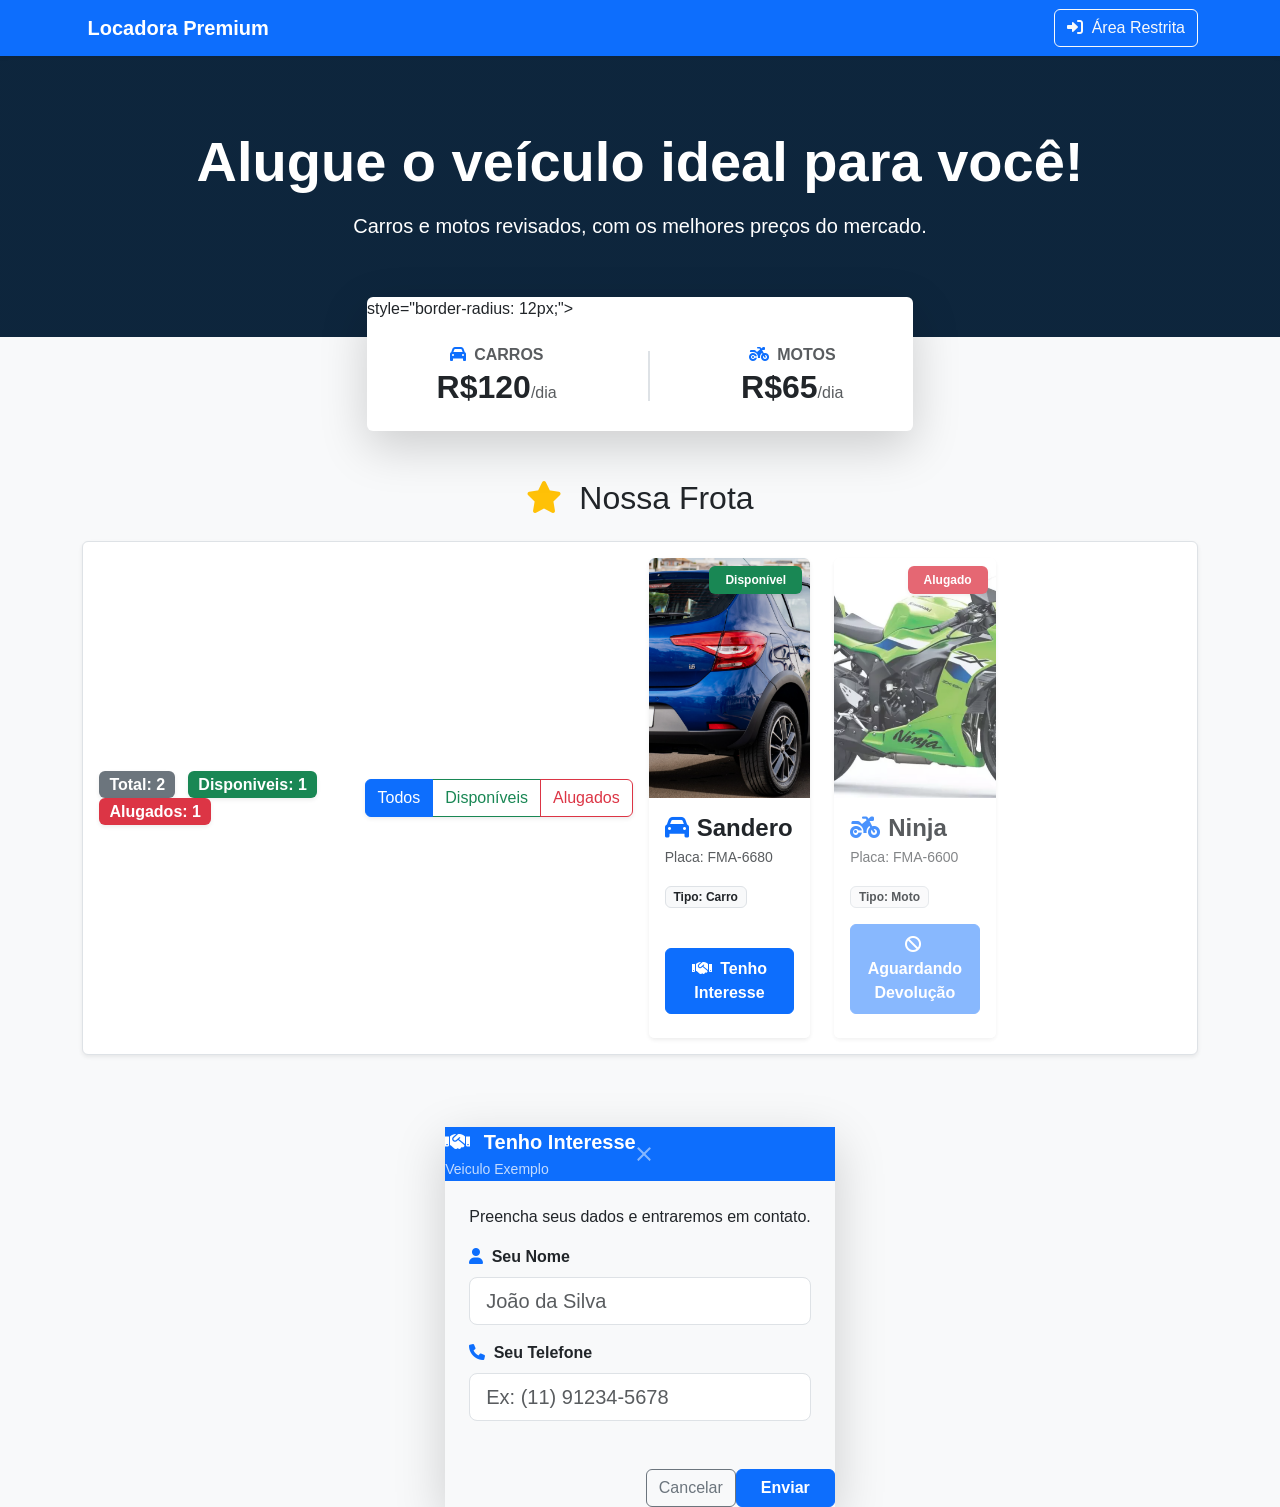
<file: frontend/views/index.html>
<!DOCTYPE html>
<html lang="pt-BR">
<head>
    <!-- Configurações básicas do documento -->
    <meta charset="UTF-8"> <!-- Define codificação para suportar acentos -->
    <meta name="viewport" content="width=device-width, initial-scale=1.0"> <!-- Responsividade -->
    <title>Nossa Frota — Locadora de Veículos</title>

    <!-- Importação do Bootstrap (estilização pronta) -->
    <link href="https://cdn.jsdelivr.net/npm/bootstrap@5.3.0/dist/css/bootstrap.min.css" rel="stylesheet">

    <!-- Importação de ícones (Font Awesome) -->
    <link href="https://cdnjs.cloudflare.com/ajax/libs/font-awesome/6.0.0/css/all.min.css" rel="stylesheet">

    <!-- CSS personalizado -->
    <link href="../css/style.css" rel="stylesheet">

    <!-- Ícone da aba (favicon) -->
    <link rel="icon" type="image/png" href="https://cdn-icons-png.flaticon.com/512/3202/3202926.png">
</head>
<body>
<!-- 2ª Digitação (Aqui) -->
    <!-- Navbar (menu superior)-->
     <nav class="navbar navbar-expand-lg navbar-dark bg-primary shadow-sm">
        <div class="container">
            <!-- Nome da empresa -->
            <a class="navbar-brand fw-bold" href="index.html">
                <i class="fas fa-car-side-me-2"></i> Locadora Premium
            </a>

            <!-- Botão de área restrita -->
            <div class="ms auto">
                <a href="login.html" class="btn btn-outline-light">
                    <i class="fas fa-sign-in-alt me-1"></i> Área Restrita
                </a>
            </div>
        </div>
     </nav>

     <!-- Banner principal (hero) -->
      <div class="bg-dark text-white text-center py-5 hero-banner pb-5">
        <div class="container py-4">
            <h1 class="display-4 fw-bold mb-3">Alugue o veículo ideal para você!</h1>
            <p class="lead mb-4">Carros e motos revisados, com os melhores preços do mercado.</p>
        </div>
      </div>

      <!-- Card de preços destacado -->
      <div class="container position-relative" style="margin-top: -40px; z-index: 10;">
        <div class="row justify-content-center">
            <div class="col-md-8 col-lg-6">
                <div class="card shadow-lg border-0"> style="border-radius: 12px;">
                    <div class="card-body p-4 d-flex justify-content-around align-items-center text-center">

                    <!-- Preço de carros -->
                    <div>
                        <h6 class="text-muted text-uppercase fw-bold mb-1">
                            <i class="fas fa-car text-primary me-1"></i> Carros
                        </h6>
                        <h2 class="fw-bold text-dark mb-0">
                            R$120<small class="fs-6 text-muted fw-normal">/dia</small>
                        </h2>
                    </div>

                    <!-- Linha divisória-->
                     <div class="border-start border-2" style="height: 50px"></div>

                    <!-- Preço de motos -->
                    <div>
                        <h6 class="text-muted text-uppercase fw-bold mb-1">
                            <i class="fas fa-motorcycle text-primary me-1"></i> Motos
                        </h6>
                        <h2 class="fw-bold text-dark mb-0">
                            R$65<small class="fs-6 text-muted fw-normal">/dia</small>
                        </h2>
                    </div>

                </div>
            </div>
        </div>
    </div>
</div>

<!-- Seção principal da vitrine -->
 <div class="container mb-5 mt-5 flex-grow-1">
    <h2 class="text-center mb-4">
        <i class="fas fa-star text-warning me-2"></i> Nossa Frota
    </h2>

    <!-- Barra de status e filtros-->
     <div class="d-flex flex-column flex-md-row justify-content-between align-items-center bg-white p-3 rounded shadow-sm border mb-4 gap-3">

        <!-- Contadores de veículos -->
         <div>
            <span class="badge bg-secondary fs-6 me-2 shadow-sm" id="countTotal">Total: 2</span>
            <span class="badge bg-success fs-6 me-2 shadow-sm" id="countDisponiveis">Disponiveis: 1</span>
            <span class="badge bg-danger fs-6 shadow-sm" id="countIndisponiveis">Alugados: 1</span>
         </div>

         <!-- Botões de filtro -->
          <div class="btn-group shadow-sm" role="group">
            <input type="radio" class="btn-check filter-btn" name="filtroStatus" id="btnFiltroTodos" value="Todos" checked>
            <label class="btn btn-outline-primary" for="btnFiltroTodos">Todos   </label>

            <input type="radio" class="btn-check filter-btn" name="filtroStatus"
            id="btnFiltroDisponiveis" value="Disponivel">
            <label class="btn btn-outline-success" for="btnFiltroDisponiveis">Disponíveis</label>

            <input type="radio" class="btn-check filter-btn" name="filtroStatus"
            id="btnFiltroAlugados" value="Alugado">
            <label class="btn btn-outline-danger" for="btnFiltroAlugados">Alugados</label>
          </div>

    <!-- Grid de veículos -->
     <div class="row row-cols-1 row-cols-md-2 row-cols-lg-3 g-4" id="VitrineVeiculos">

        <!-- Card de veículo disponível -->
            <div class="col">
                <div class="card h-100 shadow-sm border-0 card-hover">

                    <!-- Imagem + status-->
                     <div class="position-relative overflow-hidden" style="border-radius: 6px 6px 0 0;">
                    <img src="../../Imagens/Sandero.png" class="card-img-top vitrine-img w-100" alt="Sandero">
                    <span class="badge bg-success position-absolute top-0 end-0 m-2 px-3 py-2 shadow-sm">Disponível</span>
                     </div>

                    <!-- Informações -->
                    <div class="card-body">
                        <h5 class="card-title fw-bold fs-4 mb-1">
                            <i class="fas fa-car text-primary me-2"></i>Sandero
                        </h5>
                        <p class="card-text text-muted small mb-3">Placa: FMA-6680</p>
                        <p class="card-text mb-0">
                            <span class="badge bg-light text-dark border">Tipo: Carro</span>
                        </p>
                    </div>

                    <!-- Botão de ação -->
                     <div class="card-footer bg-white border-0 pb-4 pt-0">
                        <button class="btn btn-primary w-100 fw-bold py-2" data-bs-toggle="modal" data-bs-target="#modalInteresse">
                            <i class="fas fa-handshake me-1"></i> Tenho Interesse
                        </button>
                     </div>
                </div>
            </div>

            <!-- Card de veículo alugado -->
            <div class="col">
                <div class="card h-100 shadow-sm border-0 opacity-75 card-hover">

                    <!-- Imagem + status-->
                     <div class="position-relative overflow-hidden" style="border-radius: 6px 6px 0 0;">
                    <img src="../../Imagens/Ninja.png" class="card-img-top vitrine-img w-100" alt="Ninja">
                    <span class="badge bg-danger position-absolute top-0 end-0 m-2 px-3 py-2 shadow-sm">Alugado</span>
                     </div>

                    <!-- Informações -->
                    <div class="card-body">
                        <h5 class="card-title fw-bold fs-4 mb-1">
                            <i class="fas fa-motorcycle text-primary me-2"></i>Ninja
                        </h5>
                        <p class="card-text text-muted small mb-3">Placa: FMA-6600</p>
                        <p class="card-text mb-0">
                            <span class="badge bg-light text-dark border">Tipo: Moto</span>
                        </p>
                    </div>

                    <!-- Botão desabilitado -->
                     <div class="card-footer bg-white border-0 pb-4 pt-0">
                        <button class="btn btn-primary w-100 fw-bold py-2" disabled>
                            <i class="fas fa-ban me-1"></i> Aguardando Devolução
                        </button>
                     </div>
                </div>
            </div>

     </div>
</div>

<!-- Modal de interesse -->
</div class="modal fade" id="modalInteresse" tabindex="-1">
    <div class="modal-dialog modal-dialog-centered">
        <div class="modal-content border-0 shadow-lg">

            <!-- Cabeçalho -->
            <div class="modal-header bg-primary text-white">
                <div>
                <h5 class="modal-title fw-bold mb-0">
                    <i class="fas fa-handshake me-2"></i> Tenho Interesse
                </h5>
                <small class="opacity-75" id="interesseVeiculoNome">Veiculo Exemplo</small>
                </div>
                <button type="button" class="btn-close btn-close-white" data-bs-dismiss="modal"></button>
            </div>

            <!-- Corpo do modal-->
            <div class="modal-body p-4">
                <input type="hidden" id="interesseVeiculoId"> <!-- ID oculto do veiculo -->
                <p class="text-mutedmb-4">Preencha seus dados e entraremos em contato.</p>

                <!-- Campo nome -->
                <div class="mb-3">
                    <label class="form-label fw-semibold">
                        <i class="fas fa-user text-primary me-1"></i> Seu Nome
                    </label>
                    <input type="text" class="form-control form-control-lg" id="interesseNome" placeholder="João da Silva">
                </div>

                <!-- Campo telefone -->
                <div class="mb-4">
                    <label class="form-label fw-semibold">
                        <i class="fas fa-phone text-primary me-1"></i> Seu Telefone
                    </label>
                    <input type="tel" class="form-control form-control-lg" id="interesseTelefone" placeholder="Ex: (11) 91234-5678">
                </div>
            </div>

                <!-- Rodapé -->
                <div class="modal-footer bg-light">
                    <button type="button" class="btn btn-outline-secondary" data-bs-dismiss="modal">Cancelar</button>
                    <button type="button" class="btn btn-primary fw-bold px-4" data-bs-dismiss="modal">Enviar</button>
                </div>

            </div>
        </div>
 </div>

    <!-- Script do Bootstrap (JS) -->
    <script src="https://cdn.jsdelivr.net/npm/bootstrap@5.3.0/dist/js/bootstrap.bundle.min.js"></script>

</body>
</html>
</file>
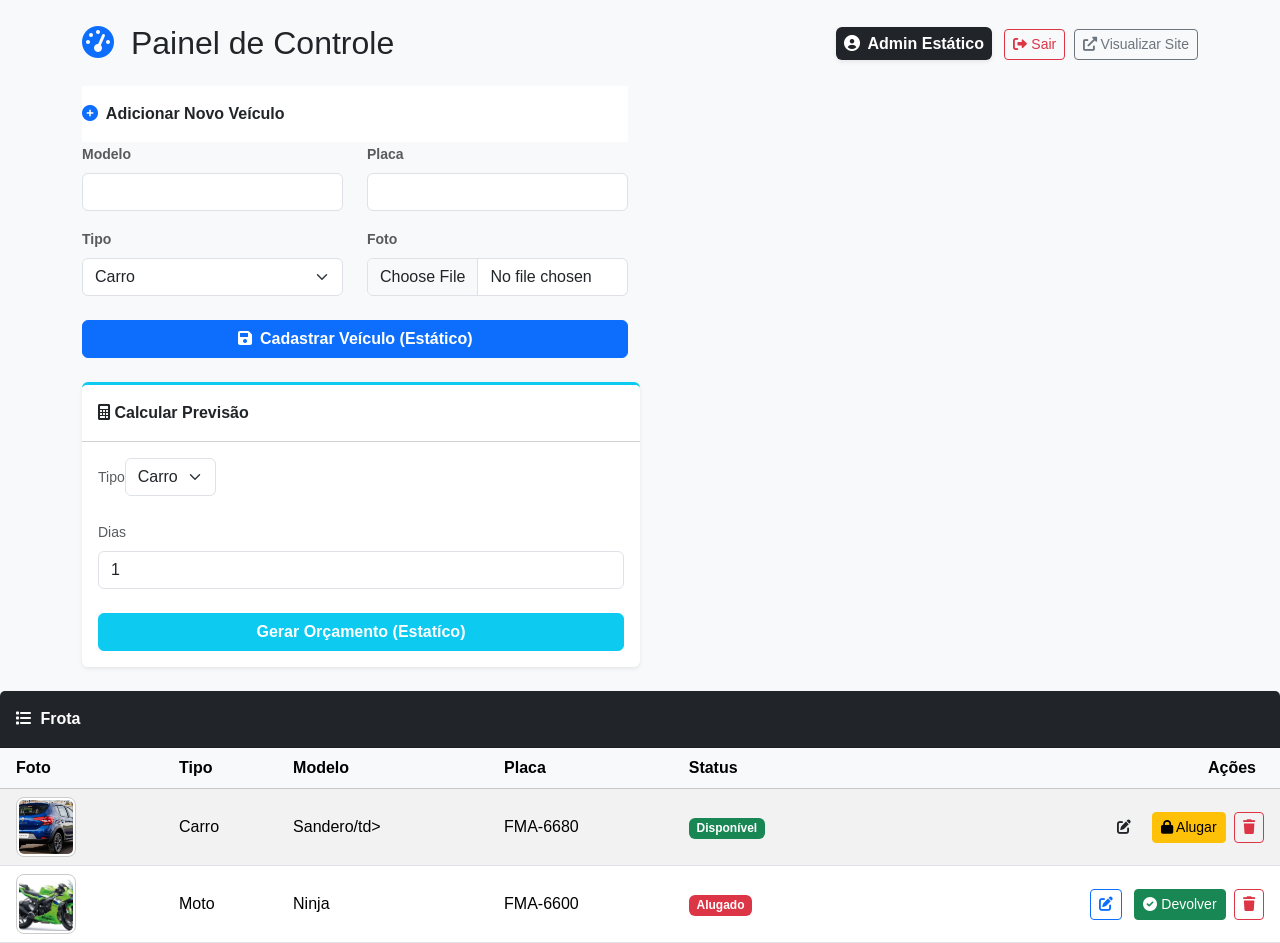
<file: frontend/views/dashboard.html>
<!DOCTYPE html>
<html lang="pt-BR">
<head>
    <!-- Configurações básicas -->
    <meta charset="UTF-8"> <!-- Suporte a acentos -->
    <meta name="viewport" content="width=device-width, initial-scale=1.0"> <!-- Responsividade -->
    <title>Painel Administrativo — Locadora</title>
    
    <!-- Bootstrap (layout e componentes prontos) -->
    <link href="https://cdn.jsdelivr.net/npm/bootstrap@5.3.0/dist/css/bootstrap.min.css" rel="stylesheet">
    
    <!-- Ícones (Font Awesome) -->
    <link href="https://cdnjs.cloudflare.com/ajax/libs/font-awesome/6.0.0/css/all.min.css" rel="stylesheet">
    
    <!-- CSS personalizado -->
    <link href="../css/style.css" rel="stylesheet">
    
    <!-- Ícone da aba -->
    <link rel="icon" type="image/png" href="https://cdn-icons-png.flaticon.com/512/3202/3202926.png">
</head>
<body>
<!-- 3ª Digitação (Aqui) -->

    <!-- Container principal -->
     <div class="container mt-4 pb-4">

        <!-- Cabeçalho do painel -->
        <div class="d-flex justify-content-between align-items-center mb-4">

            <!-- Título -->
            <h2 class="mb-0">
                <i class="fas fa-tachometer-alt me-2 text-primary"></i> Painel de Controle
            </h2>

            <!-- Área do usuário -->
            <div>
                <!-- Nome do usuário -->
                <span class="badge bg-dark fs-6 p-2 shadow-sm">
                    <i class="fas fa-user-circle me-1"></i>
                    <span id="userNameDisplay">Admin Estático</span>
                </span>

                <!-- Botão sair -->
                <button class="btn btn-outline-danger btn-sm ms-2">
                    <i class="fas fa-sign-out-alt"></i> Sair
                </button>

                <!-- Link para visualizar o site -->
                <a href="index.html" class="btn btn-outline-secondary btn-sm ms-1">
                    <i class="fas fa-external-link-alt"></i> Visualizar Site
                </a>
            </div>
        </div>
            
        <!-- Linha com dois painéis -->
        <div class="row g-4 mb-4">

            <!-- Painel de adicionar veículo -->
            <div class="col-md-6" id="painelAdmin" style="display: block;"
                <div class="card shadow-sm h-100 border-0 border-top border-primary border-3">

                    <!-- Cabeçalho do card -->
                    <div class="card-header bg-white fw-bold py-3">
                        <i class="fas fa-plus-circle text-primary me-1"></i> Adicionar Novo Veículo
                    </div>

                    <!-- Corpo com formulário-->
                    <div class="card-body">
                        <form id="formAddVeiculo">

                            <!-- Linha: modelo + placa -->
                            <div class="row">
                                <div class="col-md-6 mb-3">
                                    <label class="form-label small fw-semibold text-muted">Modelo</label>
                                    <input type="text" class="form-control" id="modelo" required>
                                </div>

                                <div class="col-md-6 mb-3">
                                    <label class="form-label small fw-semibold text-muted">Placa</label>
                                    <input type="text" class="form-control" id="placa" required>
                                </div>
                            </div>

                            <!-- Linha: tipo + imagem -->
                            <div class="row">
                                <div class="col-md-6 mb-3">
                                    <label class="form-label small fw-semibold text-muted">Tipo</label>
                                    <select class="form-select" id="tipo" required>
                                        <option value="Carro">Carro</option>
                                        <option value="Moto">Moto</option>
                                    </select>
                                </div>
                                <div class="col-md-6 mb-4">
                                    <label class="form-label small fw-semibold text-muted">Foto</label>
                                    <input type="file" class="form-control" id="imagem">
                                </div>
                            </div>

                            <!-- Botão de envio -->
                            <button type="submit" class="btn btn-primary w-100 fw-bold">
                            <i class="fas fa-save me-1"></i> Cadastrar Veículo (Estático)
                            </button>
                        </form>
                    </div>
                </div>
            </div>

            <!-- Painel de previsão de aluguel-->
            <div id="painelPrevisao" class="col-md-6">
                <div class="card shadow-sm h-100 border-0 border-top border-info border-3">

                    <!-- Cabeçalho -->
                    <div class="card-header bg-white fw-bold py-3">
                        <i class="fas fa-calculator text-infome-1"></i> Calcular Previsão
                    </div>

                    <!-- Corpo -->
                    <div class="card-body">

                        <!-- Seleção do tipo-->
                        <div class="mb-3">
                            <label class="form-label small text-muted">Tipo<label>
                            <select class="form-select" id="simTipo">
                                <option value="Carro">Carro</option>
                                <option value="Moto">Moto</option>
                            </select>
                        </div>
                    
                    <!-- Quantidade de dias-->
                    <div class="mb-4">
                        <label class="form-label small text-muted">Dias</label>
                        <input type="number" class="form-control" id="simDias" value="1" min="1">
                    </div>

                    <!-- Botão de cálculo-->
                    <button class="btn btn-info text-white w-100 fw-bold">Gerar Orçamento (Estatíco)
                    </button>
                </div>
            </div>
        </div>

    </div>

    <!-- Tabela de veículos-->
     <div class="card shadow-sm border-0">

        <!-- Cabeçalho-->
        <div class="card-header bg-dark text-white fw-semibold py-3">
            <i class="fas fa-list me-1"></i> Frota
     </div>

     <!-- Corpo-->
    <div class="card-body p-0">
        <div class="table-responsive">

        <!-- Tabela -->
            <table class="table table-striped table-hover mb-0 align-middle">

                <!-- Cabeçalho da tabela -->
                <thead class="table-light">
                    <tr>
                        <th class="ps-3">Foto</th>
                        <th> Tipo</th>
                        <th> Modelo</th>
                        <th> Placa</th>
                        <th> Status</th>
                        <th id="thAcoes" class="text-end pe-4">Ações</th>
                    </tr>
                </thead>

                <!-- Corpo da tabela -->
                <tbody id="tabelaVeiculos">

                    <!-- Veiculo disponivel -->
                    <tr>
                        <td class="ps-3">
                            <img src="../../Imagens/Sandero.png" class="admin-mini-img" alt="Sandero">
                        </td>
                        <td>Carro</td>
                        <td>Sandero/td>
                        <td>FMA-6680</td>
                        <td><span class="badge bg-success">Disponível</span></td>
                        <td class="text-end pe-3 table-actions">

                            <!-- Editar -->
                            <button class="btn btn--outline-primary btn-sm ms-1 me-1" data-bs-toggle="modal" data-bs-target="#modalEditarVeiculo">
                                <i class="fas fa-edit"></i>
                            </button>

                            <!-- Alugar -->
                            <button class="btn btn-warning btn-sm ms-1">
                                <i class="fas fa-lock"></i> Alugar
                            </button>

                            <!-- Excluir -->
                            <button class="btn btn-outline-danger btn-sm ms-1">
                                <i class="fas fa-trash"></i>
                            </button>
                        </td>
                    </tr>

                    <!-- Veiculo alugado -->
                    <tr>
                        <td class="ps-3">
                            <img src="../../Imagens/Ninja.png" class="admin-mini-img" alt="Ninja">
                        </td>
                        <td>Moto</td>
                        <td>Ninja</td>
                        <td>FMA-6600</td>
                        <td><span class="badge bg-danger">Alugado</span></td>
                        <td class="text-end pe-3 table-actions">

                            <!-- Editar -->
                            <button class="btn btn-outline-primary btn-sm ms-1 me-1" data-bs-toggle="modal" data-bs-target="#modalEditarVeiculo">
                                <i class="fas fa-edit"></i>
                            </button>

                            <!-- Devolver -->
                            <button class="btn btn-success btn-sm ms-1">
                                <i class="fas fa-check-circle"></i> Devolver
                            </button>

                            <!-- Excluir -->
                            <button class="btn btn-outline-danger btn-sm ms-1">
                                <i class="fas fa-trash"></i>
                            </button>
                        </td>
                    </tr>

                </tbody>
            </table>
        </div>
        </div>
        </div>
    </div>

    <!-- Modal de Edição -->
    <div class="modal fade" id="modalEditarVeiculo" tabindex="-1" aria-hidden="true">
        <div class="modal-dialog">
            <div class="modal-content">]

                <!-- Cabaçalho-->
                <div class="modal-header bg-warning text-dark">
                    <h5 class="modal-title fw-bold">
                        <i class="fas fa-edit"></i> Editar veículo
                    </h5>
                    <button type="button" class="btn-close" data-bs-dismiss="modal"></button>
                </div>

                <!-- Corpo-->
                <div class="modal-body">
                    <p>Nesta fase 1 o formulário é apenas visual.</p>
                    <input type="text" class="form-control mb-3" placeholder="Modelo">
                    <input type="text" class="form-control" placeholder="Placa">
                    <!-- Conteúdo do modal de edição -->
                </div>
            </div>
        </div>
    </div>

    <!-- Script do Bootstrap -->
    <script src="https://cdn.jsdelivr.net/npm/bootstrap@5.3.0/dist/js/bootstrap.bundle.min.js"></script>

</body>
</html>
</file>
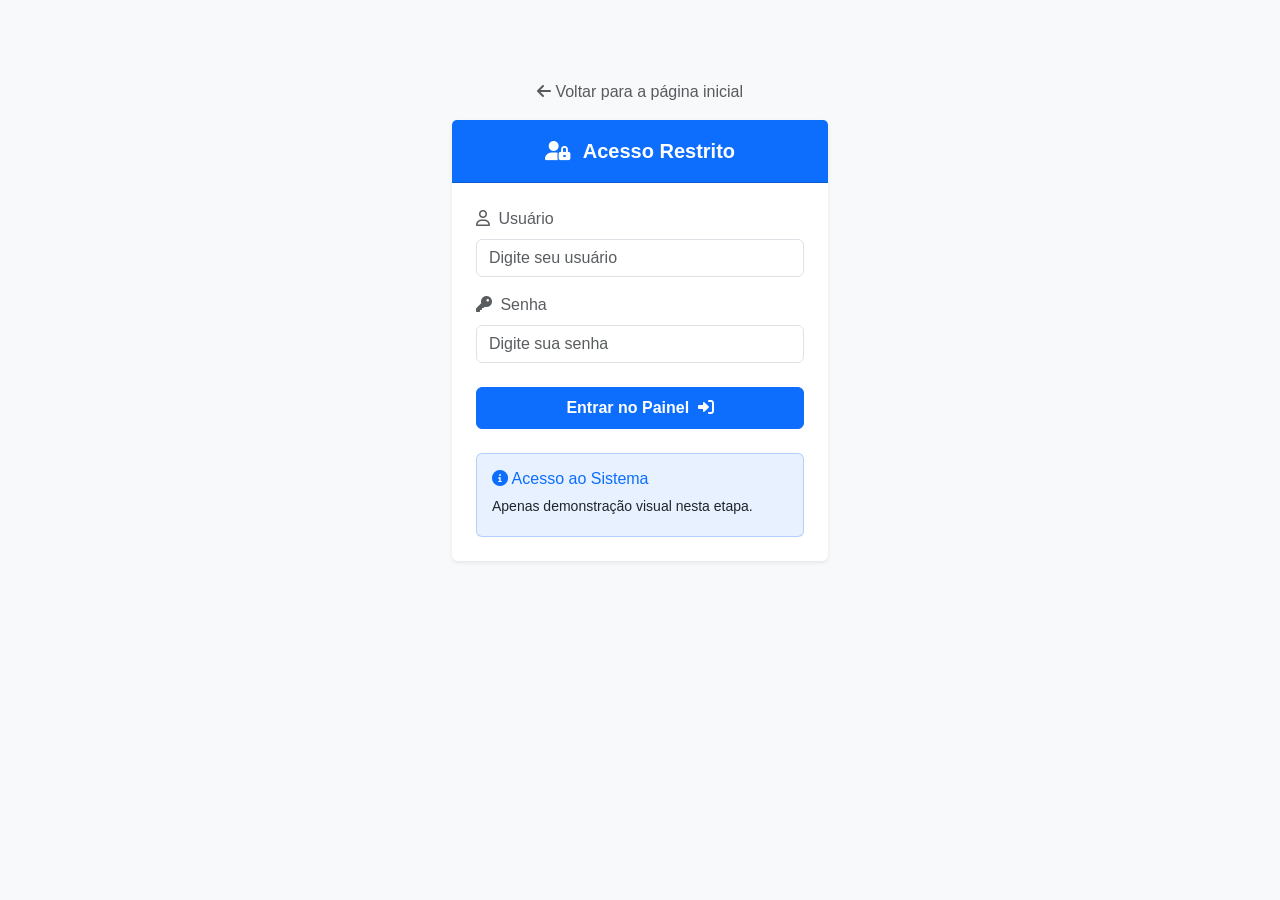
<file: frontend/views/login.html>
<!DOCTYPE html>
<html lang="pt-BR">
<head>
    <!-- Configurações básicas -->
    <meta charset="UTF-8"> <!-- Suporte a acentuação -->
    <meta name="viewport" content="width=device-width, initial-scale=1.0"> <!-- Responsividade -->
    <title>Login — Área Restrita</title>

    <!-- Bootstrap (estilização e layout) -->
    <link href="https://cdn.jsdelivr.net/npm/bootstrap@5.3.0/dist/css/bootstrap.min.css" rel="stylesheet">

    <!-- Biblioteca de ícones -->
    <link href="https://cdnjs.cloudflare.com/ajax/libs/font-awesome/6.0.0/css/all.min.css" rel="stylesheet">

    <!-- CSS personalizado -->
    <link href="../css/style.css" rel="stylesheet">

    <!-- Ícone da aba -->
    <link rel="icon" type="image/png" href="https://cdn-icons-png.flaticon.com/512/3202/3202926.png">
</head>
<body>

    <!-- Container central do login -->
    <div class="container login-container">

        <!-- Link para voltar à página inicial -->
        <div class="mb-3 text-center">
            <a href="index.html" class="text-decoration-none text-muted">
                <i class="fas fa-arrow-left"></i> Voltar para a página inicial
            </a>
        </div>

        <!-- Card principal do login -->
        <div class="card shadow-sm border-0">

            <!-- Cabeçalho -->
            <div class="card-header card-header-blue fs-5 text-center py-3">
                <i class="fas fa-user-lock me-2"></i> Acesso Restrito
            </div>

            <!-- Corpo -->
            <div class="card-body p-4">

                <!-- Formulário de login -->
                <!-- onsubmit evita o envio real e simula comportamento -->
                <form id="loginForm" onsubmit="event.preventDefault(); alert('Na Fase 2 isso fará o login no Backend!');">
                    
                    <!-- Campo usuário -->
                    <div class="mb-3">
                        <label class="form-label text-muted">
                            <i class="far fa-user me-1"></i> Usuário
                        </label>
                        <input 
                            type="text" 
                            class="form-control" 
                            id="username" 
                            placeholder="Digite seu usuário" 
                            required
                        >
                    </div>

                    <!-- Campo senha -->
                    <div class="mb-4">
                        <label class="form-label text-muted">
                            <i class="fas fa-key me-1"></i> Senha
                        </label>
                        <input 
                            type="password" 
                            class="form-control" 
                            id="password" 
                            placeholder="Digite sua senha" 
                            required
                        >
                    </div>

                    <!-- Área de erro -->
                    <!-- d-none = escondido inicialmente -->
                    <!-- Será exibido via JavaScript (ex: auth.js) -->
                    <div id="erroLogin" class="alert alert-danger py-2 d-none"></div>

                    <!-- Botão de envio -->
                    <button type="submit" class="btn btn-primary w-100 py-2 fw-bold">
                        Entrar no Painel 
                        <i class="fas fa-sign-in-alt ms-1"></i>
                    </button>
                </form>

                <!-- Caixa informativa -->
                <div class="info-box border border-primary border-opacity-25 mt-4">
                    <h6 class="text-primary mb-2">
                        <i class="fas fa-info-circle"></i> Acesso ao Sistema
                    </h6>
                    <p class="mb-1 small">
                        Apenas demonstração visual nesta etapa.
                    </p>
                </div>

            </div>
        </div>
    </div>

</body>
</html>
</file>
<file: frontend/css/style.css>
/* ============================================================
   ESTILOS GLOBAIS
   Configurações base que afetam toda a aplicação.
   O Bootstrap já cuida da maioria — aqui ficam os ajustes finos.
   ============================================================ */
body {
   background-color: #f8f9fa;
   font-family: 'Segoe UI', Tahoma, sans-serif;

   /*Flex no body para garantir que o footer fique sempre no fundo, mesmo quando há pouco conteúdo na página*/
   display: flex;
   flex-direction: column;
   min-height: 100vh;
}
/* ============================================================
   TELA DE LOGIN
   ============================================================ */

/* Container centralizado com largura máxima na tela de login */
.login-container {
   max-width: 400px;
   margin: 80px auto;
}

/* Cabeçalho dos cards de login */
.card-header-blue {
   background-color: #0d6efd;
   color: white;
   font-weight: bold;
}

/* Caixa azul clara de informações (ex: credenciais de teste) */
.info-box {
   background-color: #e7f1ff;
   border-radius: 6px;
   padding: 15px;
}

/* ============================================================
   TABELA DO PAINEL ADMINISTRATIVO
   ============================================================ */

/* Evita que os botões de ação na tabela quebrem para a linha de baixo*/
.table-actions {
   white-space: nowrap;
}

/* Campo numérico compacto usado dentro da tabela */
.table-actions input[type="number"] {
   width: 80px;
   text-align: center;
}

/* ============================================================
   IMAGENS DE VEÍCULOS
   ============================================================ */

/* Miniatura quadrada usada na tabela do painel administrativo */
.admin-mini-img {
   width: 60px;
   height: 60px;

/*object-fit: cover recorta a imagem para preencher o espaço sem distorcer */
   object-fit: cover;
   border-radius: 8px;
   border-radius: 8px;
   border: 1px solid #ccc;
   background-color: #fff;
   padding: 2px;
}

/* ============================================================
   VITRINE PÚBLICA — HERO BANNER
   Banner com imagem de fundo coberta por um gradiente escuro.
   Isso garante que o texto branco seja legível sobre qualquer imagem.
   ============================================================ */
.hero-banner {
    background:
        /* Gradiente semi-transparente por cima da imagem */
        linear-gradient(rgba(10, 37, 64, 0.85), rgba(10, 37, 64, 0.85)),
        /* Imagem de fundo carregada do Unsplash */
        url('https://images.unsplash.com/photo-1449965408869-eaa3f722e40d?auto=format&fit=crop&q=80&w=1920')
        center / cover;
}

/* ============================================================
   VITRINE PÚBLICA — CARDS DE VEÍCULOS
   ============================================================ */

/* Imagem dos cards com altura fixa para uniformidade visual */
.vitrine-img {
   height: 240px;
   width: 100%;
   object-fit: cover;

   /* Transição suave para o efeito de zoom ao passar o mouse */
   transition: transform 0.4s ease;
}

/* Card com animação de elevação ao passar o mouse */
.card-hover:hover {
   transition: all 0.3s ease;
   cursor: pointer;
}

/* Ao passar o mouse: sobe o card e adiciona sombra mais forte*/
.card-hover:hover {
   transform: translateY(-8px);
   box-shadow: 0 15px 30px rgba(0, 0, 0, 0.15); !important;
}

/* Zoom leve na imagem sincronizado com o hover do card */
.card-hover:hover .vitrine-img {
   transform: scale(1.05);
}
</file>
